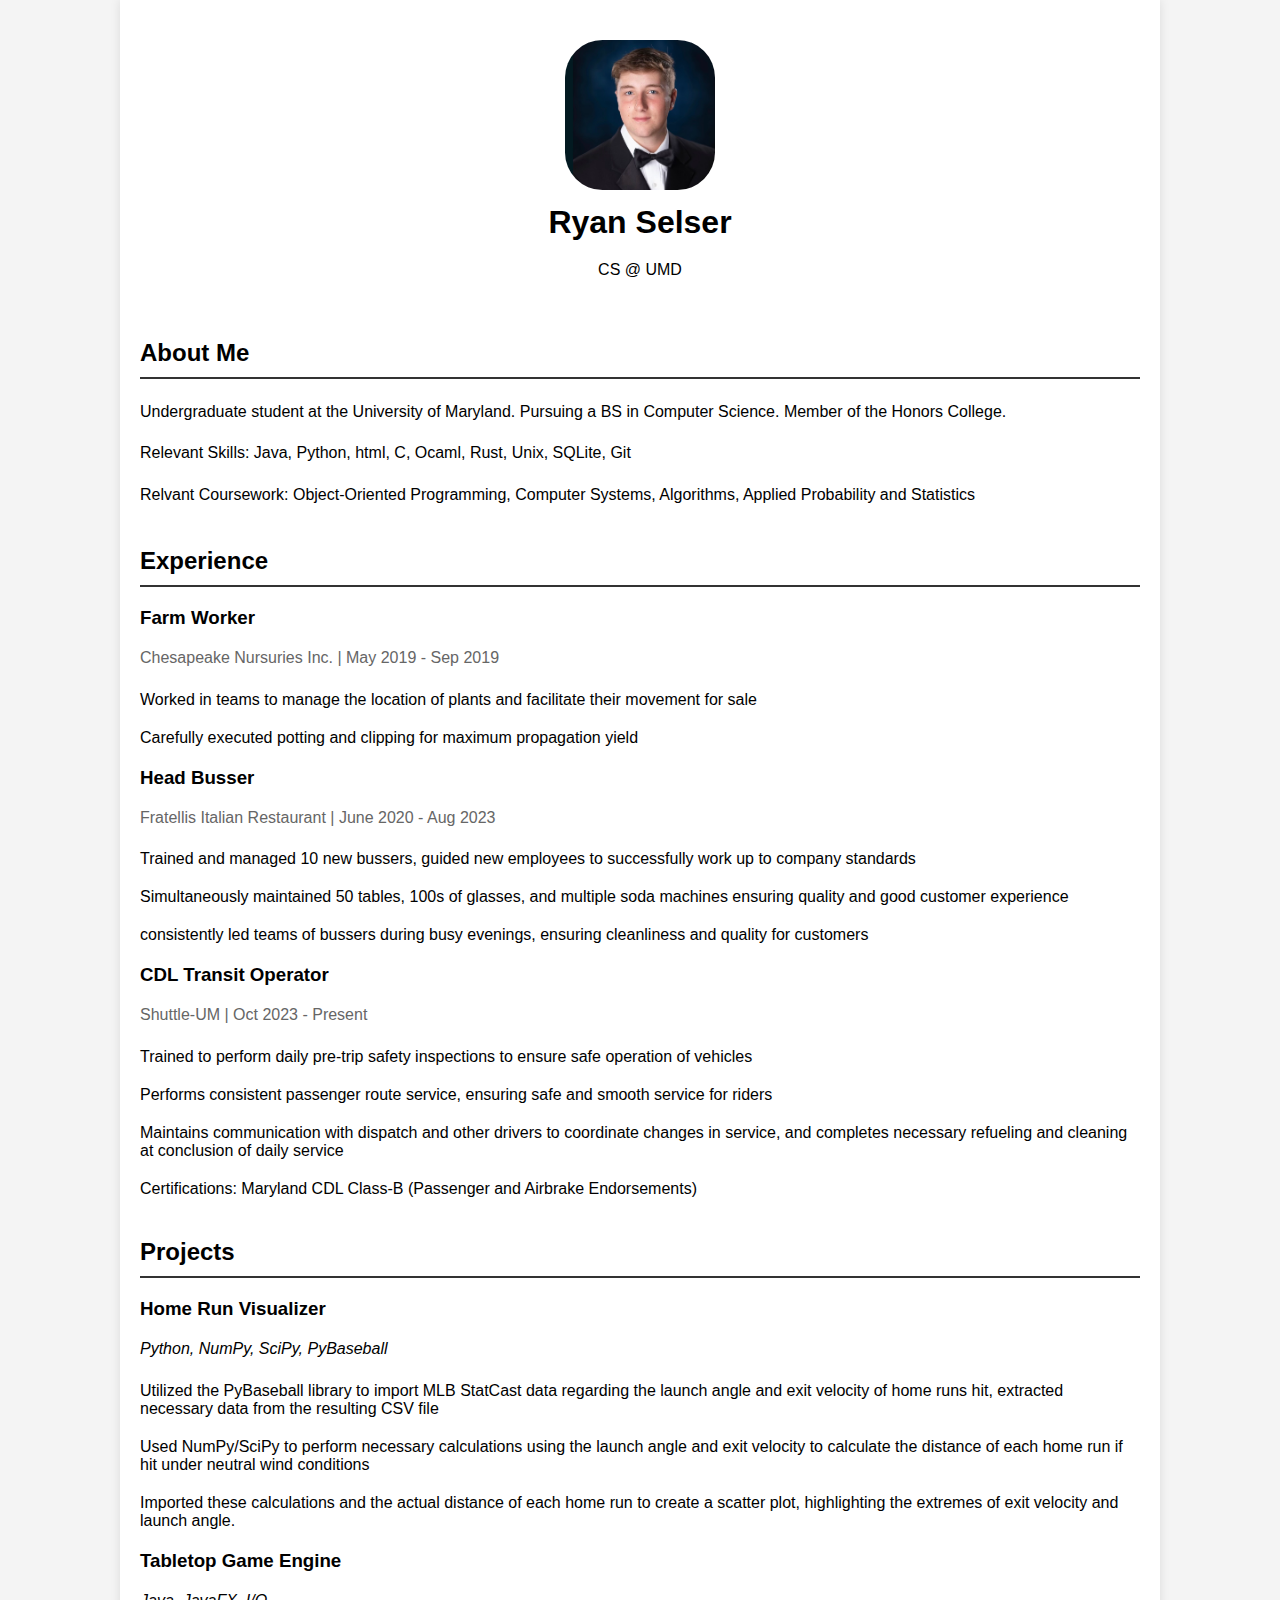
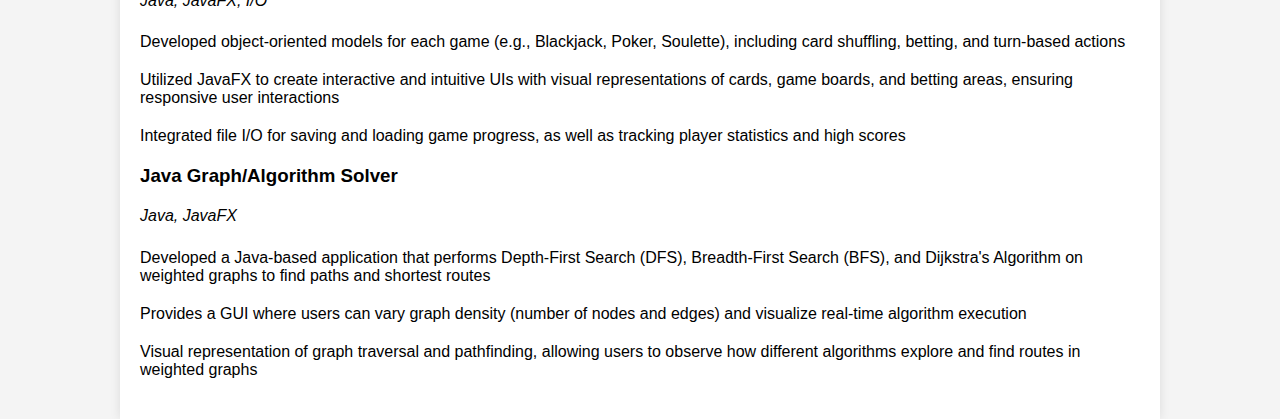
<file: index.html>
<!DOCTYPE html>
<html lang="en">
<head>
    <meta charset="UTF-8">
    <meta name="viewport" content="width=device-width, initial-scale=1.0">
    <title>Ryan's Personal Website</title>
    <link rel="stylesheet" href="style.css">
</head>
<body>
    <div class="container">
        <header>
            <img src="headshot.jpg" alt="Your Headshot">
            <h1>Ryan Selser</h1>
            <p>CS @ UMD</p>
        </header>

        <section id="about">
            <h2>About Me</h2>
            <p>
                Undergraduate student at the University of Maryland. Pursuing a BS in Computer Science. Member of the Honors College.</p>
                <p>Relevant Skills: Java, Python, html, C, Ocaml, Rust, Unix, SQLite, Git</p>
                <p>Relvant Coursework: Object-Oriented Programming, Computer Systems, Algorithms, Applied Probability and Statistics</p>
            
        </section>

        <section id="experience">
            <h2>Experience</h2>
            <ul class="experience">
                <li>
                    <h3>Farm Worker</h3>
                    <p class="role">Chesapeake Nursuries Inc. | May 2019 - Sep 2019</p>
                    <p><li>Worked in teams to manage the location of plants and facilitate their movement for sale</li>
                    <li>Carefully executed potting and clipping for maximum propagation yield</li></p>
                </li>
                <li>
                    <h3>Head Busser</h3>
                    <p class="role">Fratellis Italian Restaurant | June 2020 - Aug 2023</p>
                    <p><li>Trained and managed 10 new bussers, guided new employees to successfully work up to company standards </li>
                    <li>Simultaneously maintained 50 tables, 100s of glasses, and multiple soda machines ensuring quality and good customer experience</li>
                    <li>consistently led teams of bussers during busy evenings, ensuring cleanliness and quality for customers</li></p>
                </li>
                <li>
                    <h3>CDL Transit Operator</h3>
                    <p class="role">Shuttle-UM | Oct 2023 - Present</p>
                    <p>	<li>Trained to perform daily pre-trip safety inspections to ensure safe operation of vehicles</li>
                        <li>Performs consistent passenger route service, ensuring safe and smooth service for riders</li>
                        <li> Maintains communication with dispatch and other drivers to coordinate changes in service, and completes necessary refueling and cleaning at conclusion of daily service</li>
                        <li>Certifications: Maryland CDL Class-B (Passenger and Airbrake Endorsements)</li>
                        </p>
                </li>
            </ul>
        </section>
        <section id="Projects"></section>
            <h2>Projects</h2>
            <ul class="projects">
                <li>
                    <h3>Home Run Visualizer</h3>
                    <p class="skills">Python, NumPy, SciPy, PyBaseball</p>
                    <p><li>Utilized the PyBaseball library to import MLB StatCast data regarding the launch angle and exit velocity of home runs hit, extracted necessary data from the resulting CSV file</li>
                    <li>Used NumPy/SciPy to perform necessary calculations using the launch angle and exit velocity to calculate the distance of each home run if hit under neutral wind conditions</li>
                    <li>Imported these calculations and the actual distance of each home run to create a scatter plot, highlighting the extremes of exit velocity and launch angle.</li>
                    </p>
                </li>
                <li>
                    <h3>Tabletop Game Engine</h3>
                    <p class="skills">Java, JavaFX, I/O</p>
                    <p><li>Developed object-oriented models for each game (e.g., Blackjack, Poker, Soulette), including card shuffling, betting, and turn-based actions </li>
                    <li>Utilized JavaFX to create interactive and intuitive UIs with visual representations of cards, game boards, and betting areas, ensuring responsive user interactions</li>
                    <li>Integrated file I/O for saving and loading game progress, as well as tracking player statistics and high scores</li></p>
                </li>
                <li>
                    <h3>Java Graph/Algorithm Solver</h3>
                    <p class="skills">Java, JavaFX</p>
                    <p>	<li>Developed a Java-based application that performs Depth-First Search (DFS), Breadth-First Search (BFS), and Dijkstra's Algorithm on weighted graphs to find paths and shortest routes</li>
                        <li>Provides a GUI where users can vary graph density (number of nodes and edges) and visualize real-time algorithm execution</li>
                        <li> Visual representation of graph traversal and pathfinding, allowing users to observe how different algorithms explore and find routes in weighted graphs</li>
                        </p>
                </li>
            </ul>
        </section>

    </div>
    <script></script>
</body>
</html>
</file>
<file: style.css>
body {
    font-family: Arial, sans-serif;
    margin: 0;
    padding: 0;
    background-color: #f4f4f4;
}
.container {
    width: 80%;
    margin: 0 auto;
    max-width: 1000px;
    padding: 20px;
    background-color: #fff;
    box-shadow: 0 0 10px rgba(0,0,0,0.1);
}
header {
    text-align: center;
    padding: 20px;
}
header img {
    border-radius: 25%;
    width: 150px;
    height: 150px;
    object-fit:cover;
}
header h1 {
    margin: 10px 0;
}
section {
    margin-bottom: 40px;
}
h2 {
    border-bottom: 2px solid #333;
    padding-bottom: 10px;
    margin-bottom: 20px;
}
p {
    line-height: 1.6;
}
.experience {
    list-style-type: none;
    padding: 0px;
}
.experience li {
    margin-bottom: 20px;
}
.experience h3 {
    margin: 0 0 5px;
}
.experience .role {
    color: #666;
}
.projects {
    list-style-type: none;
    padding: 0px;
}
.projects li {
    margin-bottom: 20px;
}
.projects h3 {
    margin: 0 0 5px;
}
.projects .role {
    color: #666;
}
.skills{
    font-style:italic;
}
</file>
